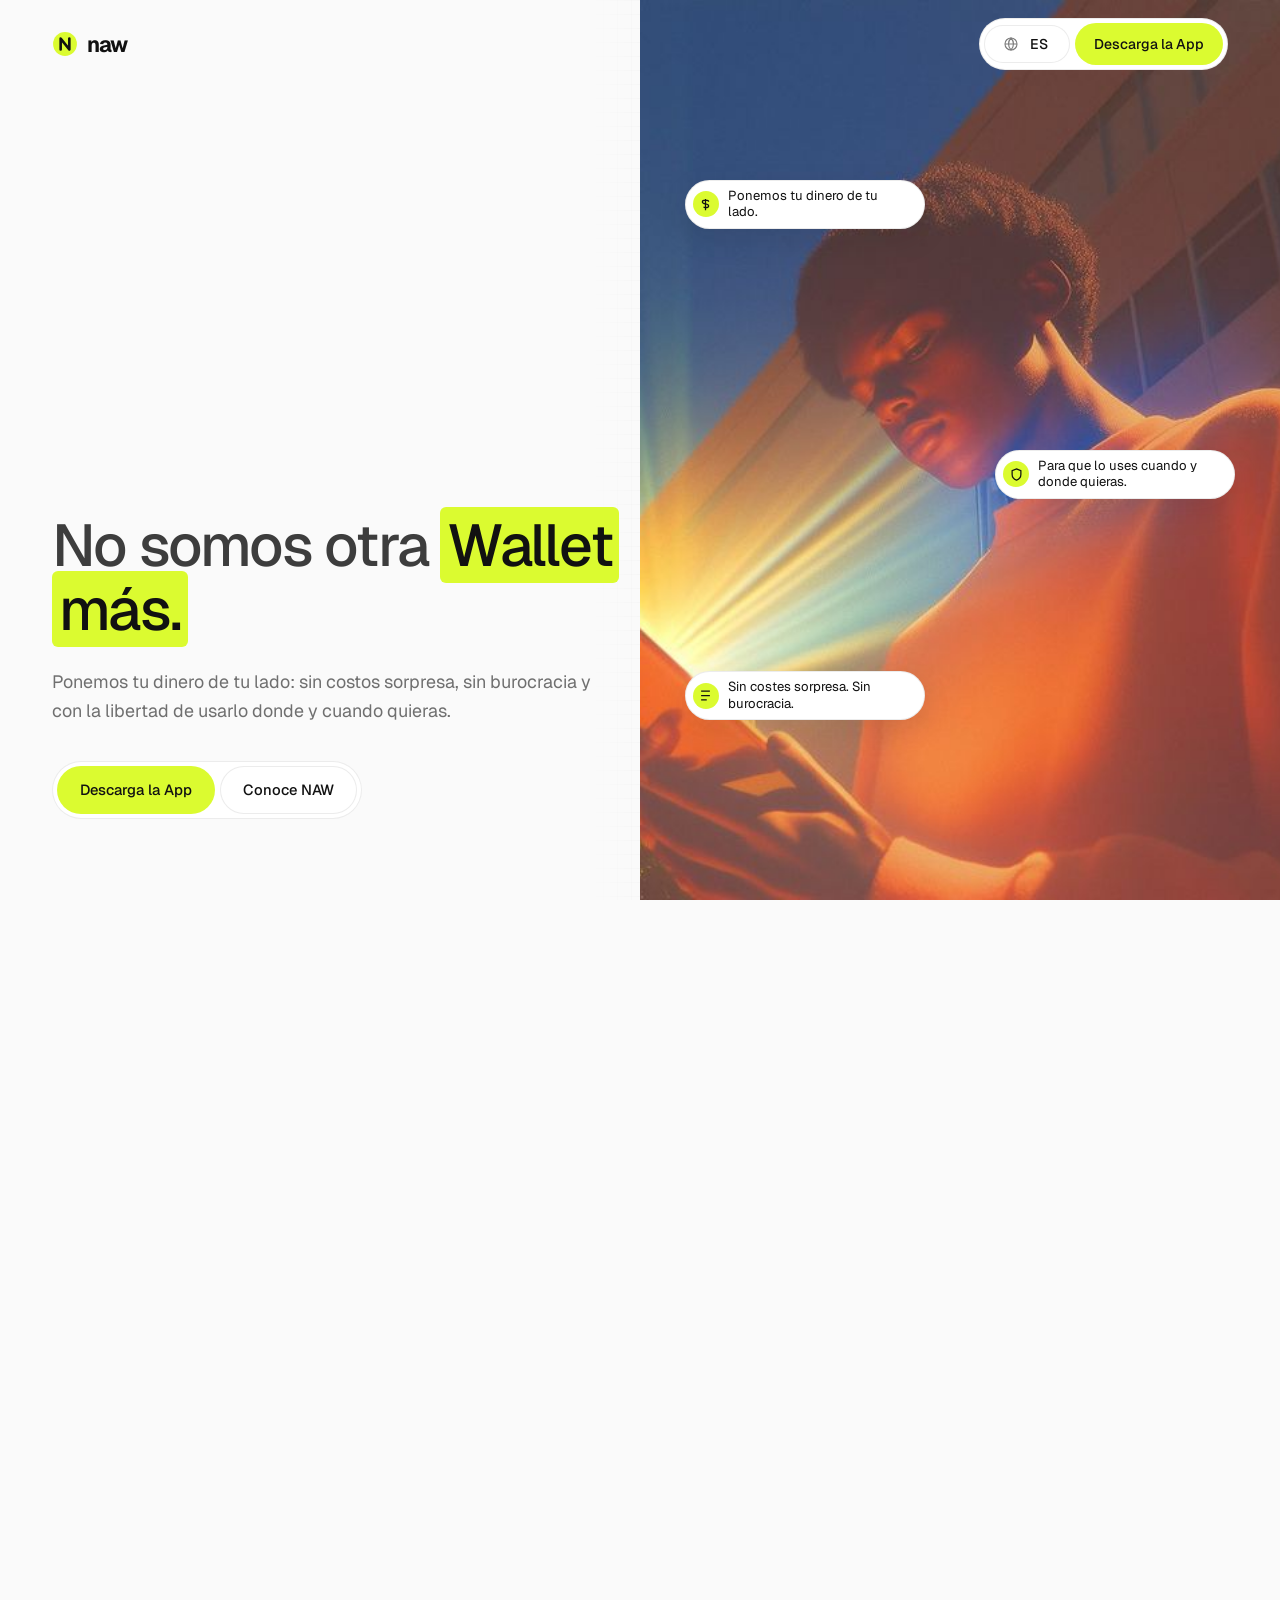
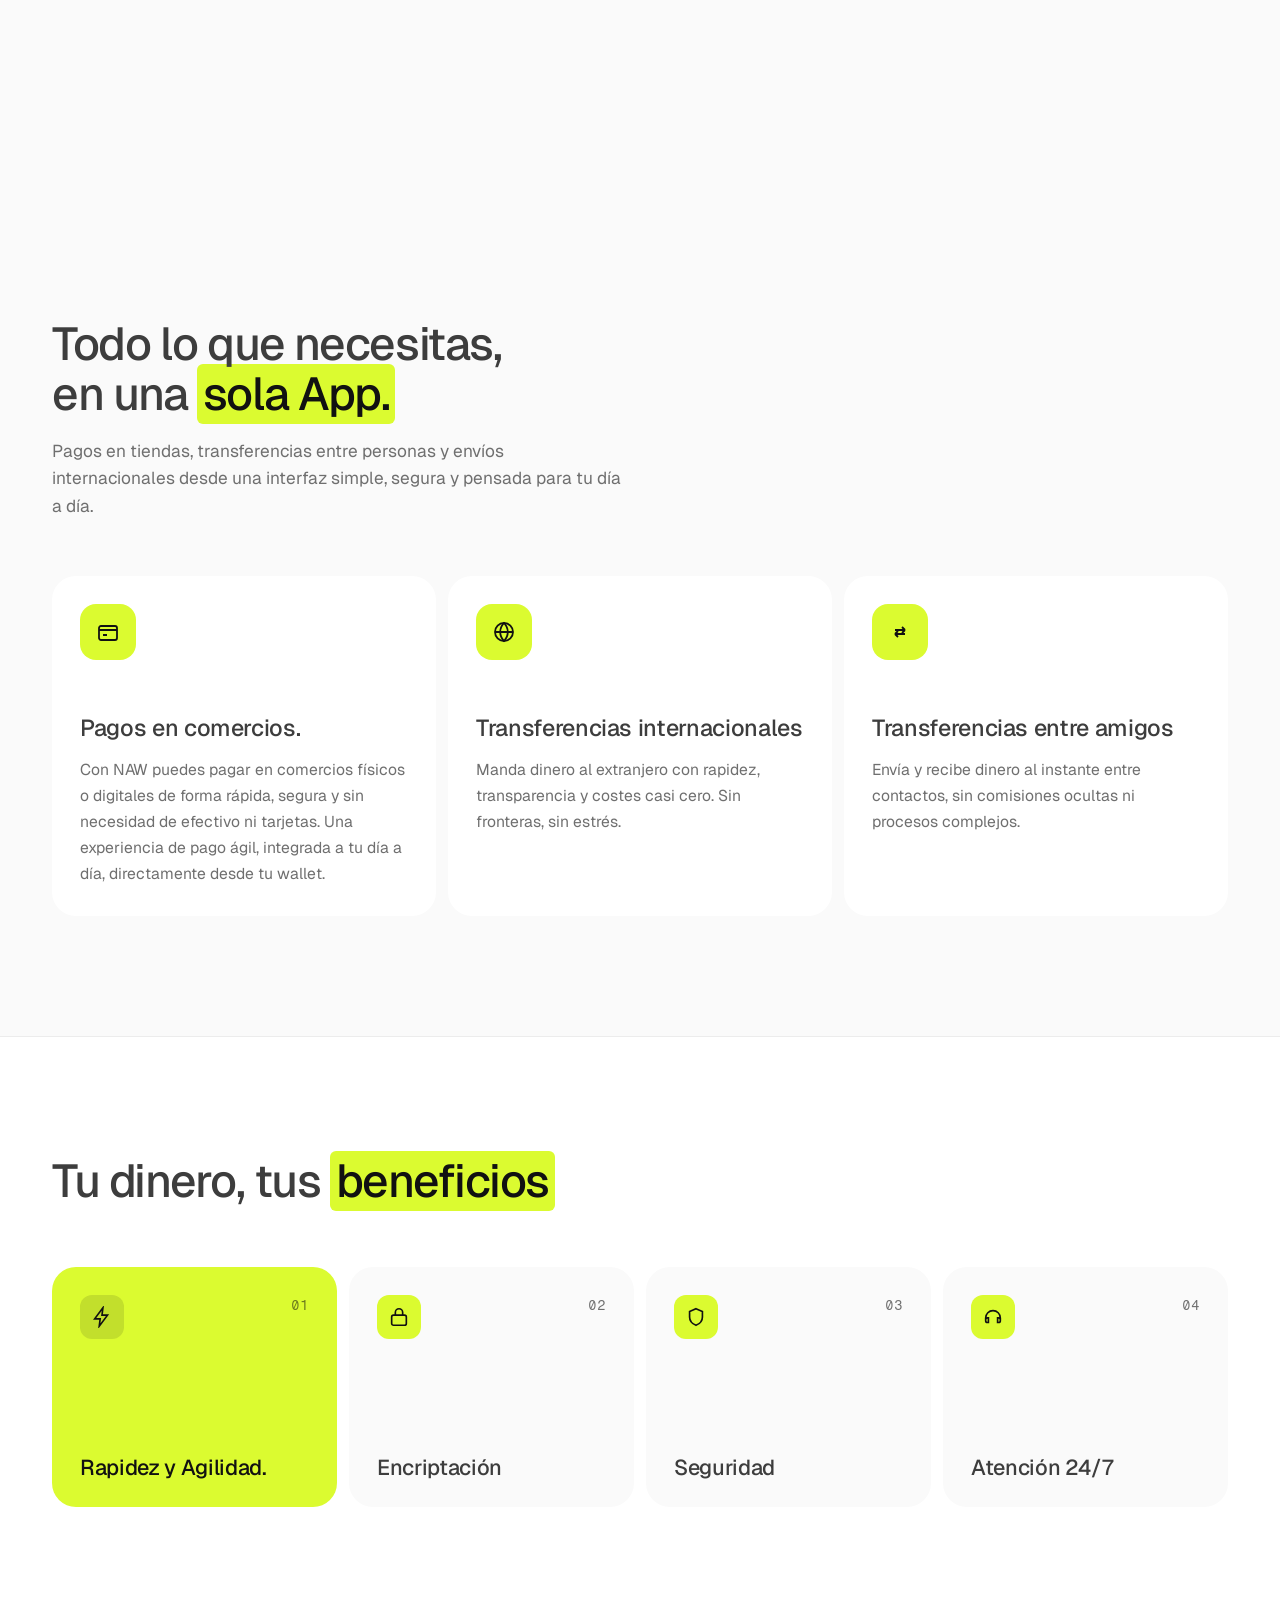
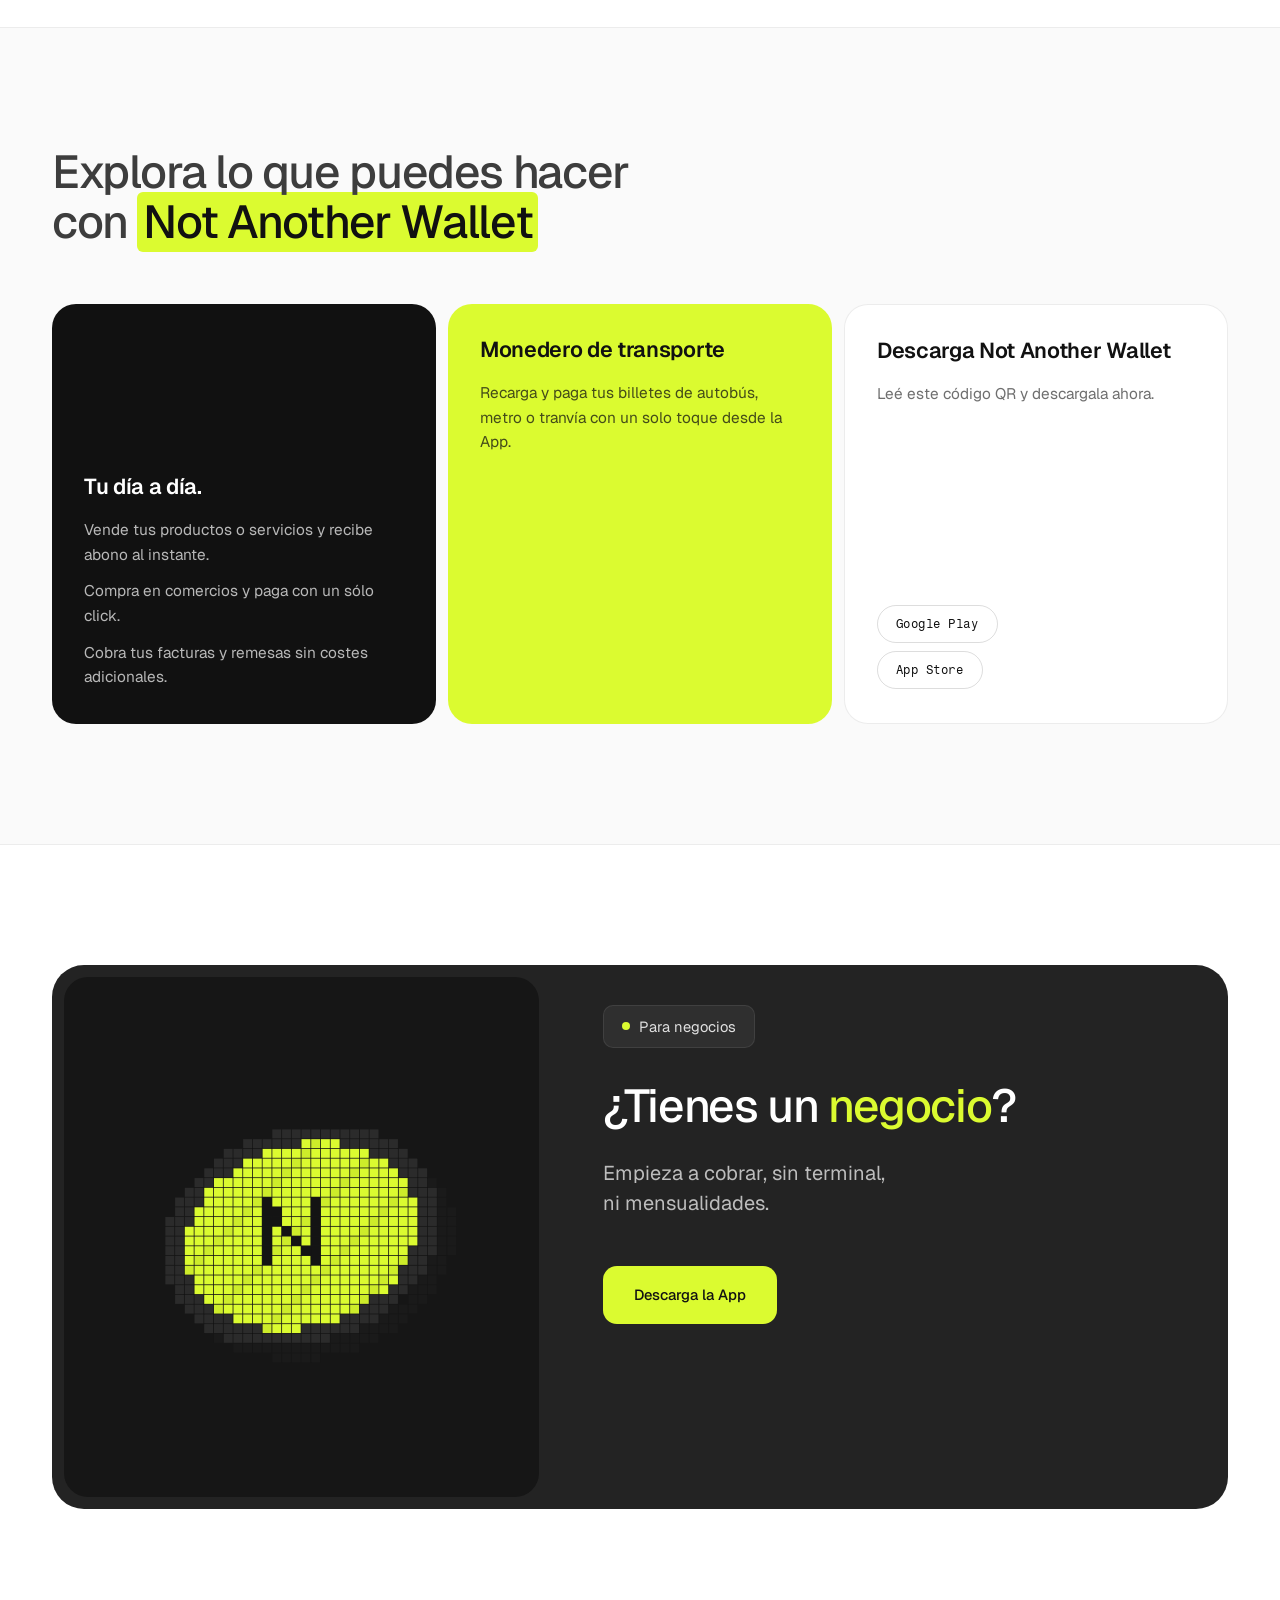
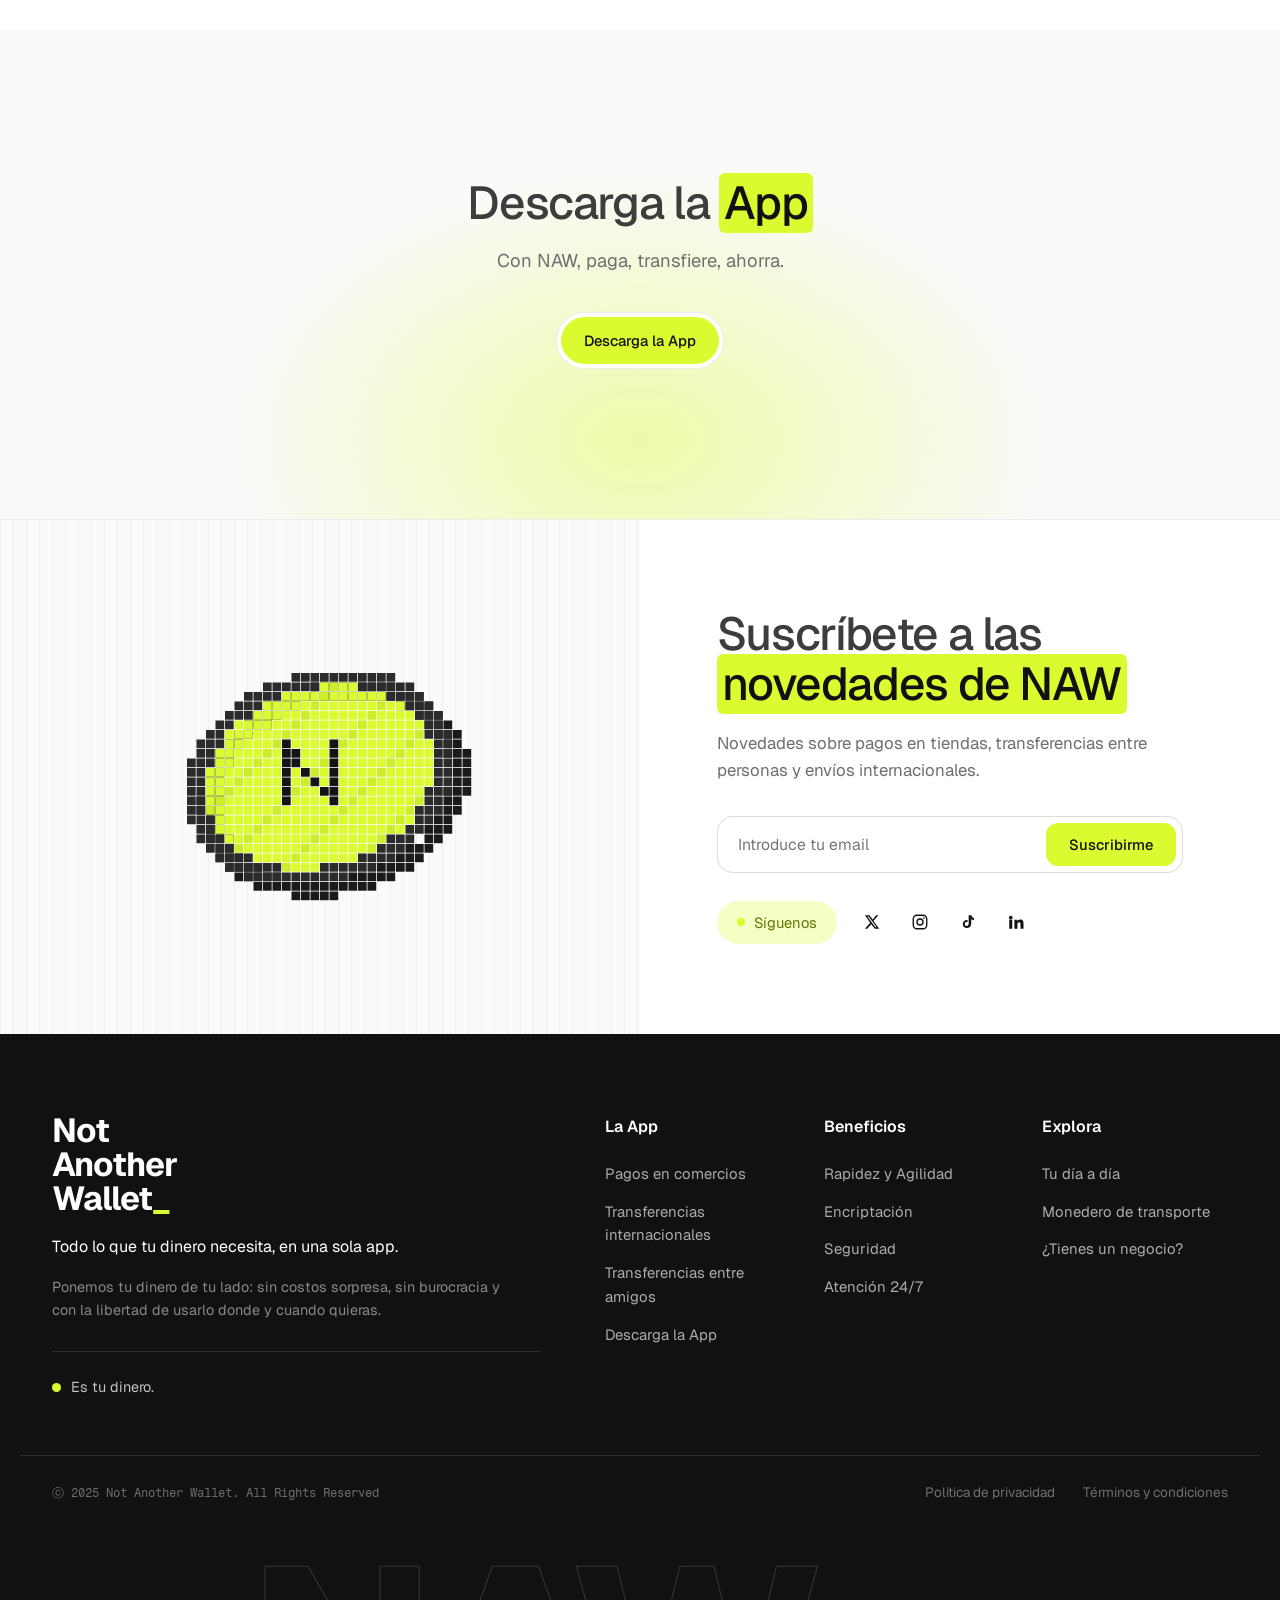
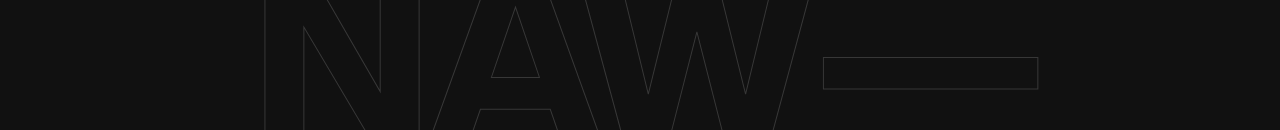
<file: v1/index.html>
<!DOCTYPE html>
<html lang="es">
<head>
<meta charset="UTF-8">
<meta name="viewport" content="width=device-width, initial-scale=1.0">
<title>Not Another Wallet.</title>
<meta name="description" content="Todo lo que tu dinero necesita, en una sola app.">
<link rel="icon" href="favicon.ico" sizes="any">
<link rel="icon" type="image/png" sizes="32x32" href="favicon-32.png">
<link rel="icon" type="image/png" sizes="16x16" href="favicon-16.png">
<link rel="apple-touch-icon" href="apple-touch-icon.png">
<link rel="preconnect" href="https://fonts.googleapis.com">
<link rel="preconnect" href="https://fonts.gstatic.com" crossorigin>
<link href="https://fonts.googleapis.com/css2?family=Geist:wght@300;400;500;600;700&family=Fragment+Mono:wght@400&display=swap" rel="stylesheet">
<link rel="stylesheet" href="styles.css">
</head>
<body>

<!-- ============ NAV ============ -->
<header class="nav" id="nav">
  <div class="nav-inner">
    <a href="#" class="nav-logo">
      <span class="logo-mark"><svg viewBox="0 0 24 24" width="26" height="26"><circle cx="12" cy="12" r="11" fill="#dbfb30"/><path d="M8 17V7l8 10V7" stroke="#111" stroke-width="2.4" fill="none" stroke-linecap="round" stroke-linejoin="round"/></svg></span>
      <span class="logo-text">naw</span>
    </a>
    <div class="nav-cta">
      <button class="btn btn-white btn-sm lang-toggle" id="langToggle" type="button" aria-label="Cambiar a inglés">
        <svg viewBox="0 0 24 24" width="16" height="16" fill="none" stroke="currentColor" stroke-width="1.7"><circle cx="12" cy="12" r="9"/><path d="M3 12h18M12 3c2.4 2.6 3.7 5.7 3.7 9S14.4 18.4 12 21c-2.4-2.6-3.7-5.7-3.7-9S9.6 5.6 12 3Z"/></svg>
        <span id="langLabel">ES</span>
      </button>
      <a href="#descarga" class="btn btn-primary btn-sm" data-en="Download the App">Descarga la App</a>
      <button class="nav-burger" id="burger" aria-label="Menú"><span></span><span></span><span></span></button>
    </div>
  </div>
  <div class="nav-mobile" id="navMobile">
    <a href="#app" data-en="The App">La App</a>
    <a href="#beneficios" data-en="Benefits">Beneficios</a>
    <a href="#explora" data-en="Explore">Explora</a>
    <a href="#negocios" data-en="Business">Negocios</a>
    <a href="#descarga" class="btn btn-primary" data-en="Download the App">Descarga la App</a>
  </div>
</header>

<!-- ============ HERO ============ -->
<div class="hero-stage" id="heroStage">
<section class="hero">
  <div class="hero-pixels" aria-hidden="true"></div>
  <div class="hero-illustration reveal" data-delay="300">
    <figure class="hero-photo">
      <img src="assets/hero.png" alt="Persona usando Not Another Wallet en su teléfono" draggable="false">
    </figure>
    <div class="hero-chips">
      <span class="chip chip-1">
        <i><svg viewBox="0 0 24 24" width="15" height="15" fill="none" stroke="currentColor" stroke-width="2"><path d="M12 3v18M17 7.5C17 5.6 14.8 5 12 5s-5 .9-5 2.8c0 4.4 10 1.9 10 6.4 0 1.9-2.2 2.8-5 2.8c-1.4 0-2.5-.5-3-1.5"/></svg></i>
        <span data-en="We put your money on your side.">Ponemos tu dinero de tu lado.</span>
      </span>
      <span class="chip chip-2">
        <i><svg viewBox="0 0 24 24" width="15" height="15" fill="none" stroke="currentColor" stroke-width="2"><path d="M12 3l7 3v6c0 4-3 7.5-7 9-4-1.5-7-5-7-9V6l7-3Z"/></svg></i>
        <span data-en="So you can use it whenever and wherever you want.">Para que lo uses cuando y donde quieras.</span>
      </span>
      <span class="chip chip-3">
        <i><svg viewBox="0 0 24 24" width="15" height="15" fill="none" stroke="currentColor" stroke-width="2"><path d="M5 5h14M5 12h14M5 19h9"/></svg></i>
        <span data-en="No surprise fees. No red tape.">Sin costes sorpresa. Sin burocracia.</span>
      </span>
    </div>
  </div>
  <div class="container hero-inner">
    <div class="hero-copy">
      <h1 class="hero-title split-words" data-en='We&#39;re not another <span class="accent">Wallet.</span>'>
        No somos otra <span class="accent">Wallet más.</span>
      </h1>
      <p class="hero-sub reveal" data-delay="350" data-en="We put your money on your side: no surprise fees, no red tape, and the freedom to use it wherever and whenever you want.">
        Ponemos tu dinero de tu lado: sin costos sorpresa, sin burocracia
        y con la libertad de usarlo donde y cuando quieras.
      </p>
      <div class="btn-group reveal" data-delay="500">
        <a href="#descarga" class="btn btn-primary" data-en="Download the App">Descarga la App</a>
        <a href="#app" class="btn btn-white" data-en="Discover NAW">Conoce NAW</a>
      </div>
    </div>
  </div>
</section>
</div>

<!-- ============ TODO EN UNA SOLA APP ============ -->
<section class="section products" id="app">
  <div class="container">
    <h2 class="split-words" data-en='Everything you need,<br>in a <span class="accent">single App.</span>'>Todo lo que necesitas,<br>en una <span class="accent">sola App.</span></h2>
    <p class="section-sub reveal" data-en="In-store payments, transfers between people and international transfers from a simple, secure interface designed for your everyday life.">Pagos en tiendas, transferencias entre personas y envíos internacionales desde una interfaz simple, segura y pensada para tu día a día.</p>
    <div class="product-grid product-grid-3">
      <article class="pcard reveal">
        <div class="pcard-head">
          <span class="pcard-icon"><svg viewBox="0 0 24 24" width="24" height="24" fill="none" stroke="currentColor" stroke-width="1.8"><rect x="3" y="6" width="18" height="14" rx="2"/><path d="M3 10h18M7 15h4"/></svg></span>
          <span class="pcard-arrow">↗</span>
        </div>
        <h3 data-en="Payments at shops.">Pagos en comercios.</h3>
        <p class="pcard-desc" data-en="With NAW you can pay at physical or digital shops quickly, securely and with no need for cash or cards. A smooth payment experience, built into your everyday life, straight from your wallet.">Con NAW puedes pagar en comercios físicos o digitales de forma rápida, segura y sin necesidad de efectivo ni tarjetas. Una experiencia de pago ágil, integrada a tu día a día, directamente desde tu wallet.</p>
      </article>
      <article class="pcard reveal" data-delay="100">
        <div class="pcard-head">
          <span class="pcard-icon"><svg viewBox="0 0 24 24" width="24" height="24" fill="none" stroke="currentColor" stroke-width="1.8"><circle cx="12" cy="12" r="9"/><path d="M3 12h18M12 3c2.5 2.6 3.8 5.7 3.8 9S14.5 18.4 12 21c-2.5-2.6-3.8-5.7-3.8-9S9.5 5.6 12 3Z"/></svg></span>
          <span class="pcard-arrow">↗</span>
        </div>
        <h3 data-en="International transfers">Transferencias internacionales</h3>
        <p class="pcard-desc" data-en="Send money abroad with speed, transparency and near-zero cost. No borders, no stress.">Manda dinero al extranjero con rapidez, transparencia y costes casi cero. Sin fronteras, sin estrés.</p>
      </article>
      <article class="pcard reveal" data-delay="200">
        <div class="pcard-head">
          <span class="pcard-icon"><svg viewBox="0 0 24 24" width="24" height="24" fill="none" stroke="currentColor" stroke-width="1.8"><path d="M7 10h10m0 0-3-3m3 3-3 3M17 14H7m0 0 3-3m-3 3 3 3"/></svg></span>
          <span class="pcard-arrow">↗</span>
        </div>
        <h3 data-en="Transfers between friends">Transferencias entre amigos</h3>
        <p class="pcard-desc" data-en="Send and receive money instantly between contacts, with no hidden fees or complicated steps.">Envía y recibe dinero al instante entre contactos, sin comisiones ocultas ni procesos complejos.</p>
      </article>
    </div>
  </div>
</section>

<!-- ============ TU DINERO, TUS BENEFICIOS ============ -->
<section class="section benefits" id="beneficios">
  <div class="container">
    <h2 class="split-words" data-en='Your money, your <span class="accent">benefits</span>'>Tu dinero, tus <span class="accent">beneficios</span></h2>
    <div class="biz-grid">
      <article class="bcard bcard-orange reveal">
        <div class="bcard-head">
          <span class="bcard-icon"><svg viewBox="0 0 24 24" width="22" height="22" fill="none" stroke="currentColor" stroke-width="1.8"><path d="M13 2 4 14h6l-1 8 9-12h-6l1-8Z"/></svg></span>
          <span class="bcard-num mono">01</span>
        </div>
        <h3 data-en="Speed and Agility.">Rapidez y Agilidad.</h3>
      </article>
      <article class="bcard reveal" data-delay="100">
        <div class="bcard-head">
          <span class="bcard-icon"><svg viewBox="0 0 24 24" width="22" height="22" fill="none" stroke="currentColor" stroke-width="1.8"><rect x="4" y="10" width="16" height="11" rx="2"/><path d="M8 10V7a4 4 0 0 1 8 0v3"/></svg></span>
          <span class="bcard-num mono">02</span>
        </div>
        <h3 data-en="Encryption">Encriptación</h3>
      </article>
      <article class="bcard reveal" data-delay="200">
        <div class="bcard-head">
          <span class="bcard-icon"><svg viewBox="0 0 24 24" width="22" height="22" fill="none" stroke="currentColor" stroke-width="1.8"><path d="M12 3l7 3v6c0 4-3 7.5-7 9-4-1.5-7-5-7-9V6l7-3Z"/></svg></span>
          <span class="bcard-num mono">03</span>
        </div>
        <h3 data-en="Security">Seguridad</h3>
      </article>
      <article class="bcard reveal" data-delay="300">
        <div class="bcard-head">
          <span class="bcard-icon"><svg viewBox="0 0 24 24" width="22" height="22" fill="none" stroke="currentColor" stroke-width="1.8"><path d="M4 13a8 8 0 0 1 16 0M4 13v3a2 2 0 0 0 2 2h1v-5H6a2 2 0 0 0-2 2Zm16 0v3a2 2 0 0 1-2 2h-1v-5h1a2 2 0 0 1 2 2Z"/></svg></span>
          <span class="bcard-num mono">04</span>
        </div>
        <h3 data-en="24/7 Support">Atención 24/7</h3>
      </article>
    </div>
  </div>
</section>

<!-- ============ EXPLORA ============ -->
<section class="section explora" id="explora">
  <div class="container">
    <h2 class="split-words" data-en='Explore what you can do<br>with <span class="accent">Not Another Wallet</span>'>Explora lo que puedes hacer<br>con <span class="accent">Not Another Wallet</span></h2>
    <div class="explora-grid">
      <article class="ecard ecard-dark reveal">
        <h3 data-en="Your everyday.">Tu día a día.</h3>
        <p data-en="Sell your products or services and get paid instantly.">Vende tus productos o servicios y recibe abono al instante.</p>
        <p data-en="Shop at stores and pay with a single click.">Compra en comercios y paga con un sólo click.</p>
        <p data-en="Collect your invoices and remittances with no extra cost.">Cobra tus facturas y remesas sin costes adicionales.</p>
      </article>
      <article class="ecard ecard-lime reveal" data-delay="120">
        <h3 data-en="Transit wallet">Monedero de transporte</h3>
        <p data-en="Top up and pay for your bus, metro or tram tickets with a single tap from the App.">Recarga y paga tus billetes de autobús, metro o tranvía con un solo toque desde la App.</p>
      </article>
      <article class="ecard ecard-qr reveal" data-delay="240">
        <h3 data-en="Download Not Another Wallet">Descarga Not Another Wallet</h3>
        <p data-en="Scan this QR code and download it now.">Leé este código QR y descargala ahora.</p>
        <div class="stores">
          <span class="store mono">Google Play</span>
          <span class="store mono">App Store</span>
        </div>
      </article>
    </div>
  </div>
</section>

<!-- ============ ¿TIENES UN NEGOCIO? ============ -->
<section class="section negocios" id="negocios">
  <div class="container">
    <div class="about-shell reveal">
      <div class="about-media">
        <img src="assets/naw-coin.svg" alt="" class="about-coin" draggable="false">
      </div>
      <div class="about-content">
        <span class="badge-pill"><i></i><span data-en="For business">Para negocios</span></span>
        <h2 class="about-title split-words" data-en='Do you run a <span class="accent">business</span>?'>¿Tienes un <span class="accent">negocio</span>?</h2>
        <p class="about-lead" data-en="Start getting paid, with no card reader<br>and no monthly fees.">Empieza a cobrar, sin terminal,<br>ni mensualidades.</p>
        <a href="#descarga" class="btn btn-primary btn-rect" data-en="Download the App">Descarga la App</a>
      </div>
    </div>
  </div>
</section>

<!-- ============ CTA ============ -->
<section class="cta" id="descarga">
  <div class="cta-glow"></div>
  <div class="container cta-inner">
    <h2 class="split-words" data-en='Download the <span class="accent">App</span>'>Descarga la <span class="accent">App</span></h2>
    <p class="cta-sub reveal" data-en="With NAW: pay, transfer, save.">Con NAW, paga, transfiere, ahorra.</p>
    <div class="btn-group reveal" data-delay="150">
      <a href="#" class="btn btn-primary" data-en="Download the App">Descarga la App</a>
    </div>
  </div>
</section>

<!-- ============ NEWSLETTER ============ -->
<section class="newsletter">
  <div class="news-visual">
    <img src="assets/naw-coin.svg" alt="" draggable="false">
  </div>
  <div class="news-content">
    <h2 class="split-words" data-en='Subscribe to <span class="accent">NAW updates</span>'>Suscríbete a las <span class="accent">novedades de NAW</span></h2>
    <p class="news-sub reveal" data-en="Updates on in-store payments, transfers between people and international transfers.">Novedades sobre pagos en tiendas, transferencias entre personas y envíos internacionales.</p>
    <form class="news-form reveal" data-delay="100" onsubmit="return false">
      <input type="email" placeholder="Introduce tu email" data-en-placeholder="Enter your email" aria-label="Email">
      <button class="btn btn-primary" type="submit" data-en="Subscribe">Suscribirme</button>
    </form>
    <div class="follow reveal" data-delay="200">
      <span class="follow-label"><i></i><span data-en="Follow us">Síguenos</span></span>
      <a href="#" aria-label="X"><svg viewBox="0 0 24 24" width="18" height="18" fill="currentColor"><path d="M17.5 3h3l-6.6 7.5L21.7 21h-6l-4.7-6.1L5.6 21h-3l7-8L2.6 3h6.1l4.3 5.6L17.5 3Zm-1 16h1.6L7.6 4.7H5.9L16.5 19Z"/></svg></a>
      <a href="#" aria-label="Instagram"><svg viewBox="0 0 24 24" width="18" height="18" fill="none" stroke="currentColor" stroke-width="1.8"><rect x="3" y="3" width="18" height="18" rx="5"/><circle cx="12" cy="12" r="4"/><circle cx="17.2" cy="6.8" r="1.1" fill="currentColor" stroke="none"/></svg></a>
      <a href="#" aria-label="TikTok"><svg viewBox="0 0 24 24" width="18" height="18" fill="currentColor"><path d="M16.5 3c.4 2 1.6 3.4 3.5 3.7v2.6c-1.3.1-2.6-.3-3.7-1v5.9c0 3.4-2.6 5.8-5.8 5.8-2.9 0-5.5-2.2-5.5-5.4 0-3.4 2.9-5.8 6.4-5.3v2.8c-.4-.1-.8-.2-1.2-.2-1.5 0-2.6 1.1-2.6 2.6s1.1 2.7 2.6 2.7c1.5 0 2.7-1.1 2.7-2.8V3h3.6Z"/></svg></a>
      <a href="#" aria-label="LinkedIn"><svg viewBox="0 0 24 24" width="18" height="18" fill="currentColor"><path d="M4.98 3.5a2.5 2.5 0 1 1 0 5 2.5 2.5 0 0 1 0-5ZM3 9h4v12H3V9Zm7 0h3.8v1.7h.05c.53-.95 1.83-1.95 3.75-1.95 4 0 4.4 2.5 4.4 5.8V21h-4v-5.6c0-1.35-.03-3.1-1.9-3.1s-2.2 1.45-2.2 2.99V21h-4V9Z"/></svg></a>
    </div>
  </div>
</section>

<!-- ============ FOOTER ============ -->
<footer class="footer">
  <div class="container footer-top">
    <div class="footer-brand">
      <p class="footer-wordmark">Not<br>Another<br>Wallet<span class="accent-underscore">_</span></p>
      <p class="footer-tagline" data-en="Everything your money needs, in a single app.">Todo lo que tu dinero necesita, en una sola app.</p>
      <p class="footer-note" data-en="We put your money on your side: no surprise fees, no red tape, and the freedom to use it wherever and whenever you want.">Ponemos tu dinero de tu lado: sin costos sorpresa, sin burocracia y con la libertad de usarlo donde y cuando quieras.</p>
      <p class="footer-status"><i></i><span data-en="It&#39;s your money.">Es tu dinero.</span></p>
    </div>
    <div class="footer-cols">
      <div class="footer-col">
        <p class="footer-head" data-en="The App">La App</p>
        <a href="#app" data-en="Payments at shops">Pagos en comercios</a>
        <a href="#app" data-en="International transfers">Transferencias internacionales</a>
        <a href="#app" data-en="Transfers between friends">Transferencias entre amigos</a>
        <a href="#descarga" data-en="Download the App">Descarga la App</a>
      </div>
      <div class="footer-col">
        <p class="footer-head" data-en="Benefits">Beneficios</p>
        <a href="#beneficios" data-en="Speed and Agility">Rapidez y Agilidad</a>
        <a href="#beneficios" data-en="Encryption">Encriptación</a>
        <a href="#beneficios" data-en="Security">Seguridad</a>
        <a href="#beneficios" data-en="24/7 Support">Atención 24/7</a>
      </div>
      <div class="footer-col">
        <p class="footer-head" data-en="Explore">Explora</p>
        <a href="#explora" data-en="Your everyday">Tu día a día</a>
        <a href="#explora" data-en="Transit wallet">Monedero de transporte</a>
        <a href="#negocios" data-en="Do you run a business?">¿Tienes un negocio?</a>
      </div>
    </div>
  </div>
  <div class="container footer-bottom">
    <p class="mono">ⓒ 2025 Not Another Wallet. All Rights Reserved</p>
    <nav class="footer-legal">
      <a href="#" data-en="Privacy Policy">Política de privacidad</a>
      <a href="#" data-en="Terms &amp; Conditions">Términos y condiciones</a>
    </nav>
  </div>
  <div class="footer-word" aria-hidden="true">NAW—</div>
</footer>

<script src="script.js"></script>
</body>
</html>
</file>
<file: v1/styles.css>
/* ============ TOKENS ============ */
:root {
  --bg: #fafafa;
  --surface: #ffffff;
  --border: rgba(17, 17, 17, 0.08);
  --border-strong: rgba(17, 17, 17, 0.14);
  --text: #111111;
  --heading: #3d3d3d;
  --text-dim: #6f6f6f;
  --accent: #dbfb30;
  --accent-dark: #c9e825;
  --accent-ink: #111111;
  --accent-text: #5f7a00;
  --accent-soft: rgba(219, 251, 48, 0.28);
  --dark: #111111;
  --dark-2: #1c1c1c;
  --font-sans: 'Geist', 'Inter', system-ui, sans-serif;
  --font-mono: 'Fragment Mono', ui-monospace, monospace;
  --ease: cubic-bezier(0.22, 1, 0.36, 1);
  --nav-h: 88px;
  --r-card: 24px;
}

* { margin: 0; padding: 0; box-sizing: border-box; }
html { scroll-behavior: smooth; }

body {
  background: var(--bg);
  color: var(--text);
  font-family: var(--font-sans);
  font-size: 16px;
  line-height: 1.6;
  -webkit-font-smoothing: antialiased;
  overflow-x: hidden;
}

::selection { background: var(--accent); color: var(--accent-ink); }

.container { max-width: 1240px; margin: 0 auto; padding: 0 32px; }
.mono { font-family: var(--font-mono); }

/* Brand accent: lime is too light for text on light surfaces, so it is used as a
   marker fill in headlines and as a darkened tone for small text. */
.accent { color: var(--accent-text); }
h1 .accent, h2 .accent {
  color: var(--accent-ink);
  background: var(--accent);
  box-decoration-break: clone;
  -webkit-box-decoration-break: clone;
  padding: 0 0.12em;
  border-radius: 6px;
}
.about-content .accent { color: var(--accent); background: transparent; padding: 0; }

h1, h2, h3 { font-weight: 500; color: var(--heading); letter-spacing: -0.03em; line-height: 1.08; }
h2 { font-size: clamp(2rem, 3.6vw, 2.9rem); }
h3 { font-size: 1.15rem; color: var(--text); letter-spacing: -0.015em; }

.eyebrow {
  font-family: var(--font-mono);
  font-size: 0.8rem;
  text-transform: uppercase;
  letter-spacing: 0.14em;
  color: var(--accent-text);
  margin-bottom: 18px;
}
.section-sub { color: var(--text-dim); font-size: 1.08rem; max-width: 52ch; margin: 18px 0 0; }

/* word-split reveal */
.split-words .w {
  display: inline-block;
  opacity: 0;
  transform: translateY(0.6em);
  transition: opacity 0.7s var(--ease), transform 0.7s var(--ease);
  transition-delay: calc(var(--wi) * 55ms);
}
.split-words.visible .w { opacity: 1; transform: translateY(0); }

/* ============ BUTTONS ============ */
.btn {
  display: inline-flex;
  align-items: center;
  justify-content: center;
  gap: 7px;
  padding: 11px 22px;
  border-radius: 999px;
  font-family: var(--font-sans);
  font-size: 0.92rem;
  font-weight: 500;
  text-decoration: none;
  cursor: pointer;
  border: 1px solid transparent;
  transition: background 0.25s, border-color 0.25s, color 0.25s;
  white-space: nowrap;
}
.btn-primary { background: var(--accent); color: var(--accent-ink); }
.btn-primary:hover { background: var(--accent-dark); }
.btn-white { background: #fff; color: var(--text); border-color: var(--border-strong); }
.btn-white:hover { border-color: rgba(17,17,17,0.3); }
.btn-sm { padding: 9px 18px; font-size: 0.88rem; }
.chev { font-size: 0.75em; line-height: 1; translate: 0 -2px; opacity: 0.6; }

/* Segmented button group (hemi hero style) */
.btn-group {
  display: inline-flex;
  gap: 5px;
  padding: 4px;
  background: #fff;
  border: 1px solid var(--border);
  border-radius: 999px;
}
.btn-group .btn-white { border-color: var(--border); }

.link-arrow {
  display: inline-flex;
  align-items: center;
  gap: 8px;
  color: var(--text);
  font-weight: 500;
  text-decoration: none;
  border-bottom: 1px solid var(--border-strong);
  padding-bottom: 3px;
  transition: color 0.25s, border-color 0.25s;
}
.link-arrow:hover { color: var(--accent-text); border-color: var(--accent-text); }
.link-arrow .arrow { transition: transform 0.3s var(--ease); }
.link-arrow:hover .arrow { transform: translateX(4px); }

/* ============ NAV ============ */
.nav {
  position: fixed;
  inset: 0 0 auto 0;
  z-index: 100;
  background: transparent;
}
.nav-inner {
  max-width: 1240px;
  margin: 0 auto;
  padding: 0 32px;
  height: var(--nav-h);
  display: flex;
  align-items: center;
  gap: 40px;
}
.nav-logo { display: flex; align-items: center; gap: 9px; text-decoration: none; color: var(--text); }
.logo-mark { display: grid; place-items: center; }
.logo-text { font-weight: 700; font-size: 1.35rem; letter-spacing: -0.04em; color: #111; }
.nav-cta {
  display: flex;
  align-items: center;
  gap: 5px;
  margin-left: auto;
  padding: 4px;
  background: #fff;
  border: 1px solid var(--border);
  border-radius: 999px;
}
.nav-cta .btn-white { border-color: var(--border); }
.lang-toggle { gap: 8px; font-variant-numeric: tabular-nums; }
.lang-toggle svg { opacity: 0.55; }
.lang-toggle #langLabel { min-width: 1.7em; text-align: center; }
.nav-burger { display: none; flex-direction: column; gap: 5px; background: none; border: 0; cursor: pointer; padding: 6px; }
.nav-burger span { width: 22px; height: 2px; background: var(--text); transition: 0.3s; }
.nav-mobile { display: none; }

/* ============ HERO ============ */
/* The stage is taller than the viewport: the hero pins while the photo
   expands to full width, then the page scrolls on. --expand is set by JS. */
.hero-stage { position: relative; height: 200svh; }
.hero {
  position: sticky;
  top: 0;
  height: 100svh;
  display: flex;
  align-items: flex-end;
  padding: calc(var(--nav-h) + 60px) 0 clamp(70px, 9vh, 120px);
  overflow: hidden;
  --expand: 0;
}
.hero-pixels {
  position: absolute;
  top: 0; right: 0; bottom: 0; left: 46%;
  background-image:
    linear-gradient(rgba(17, 17, 17, 0.05) 1px, transparent 1px),
    linear-gradient(90deg, rgba(17, 17, 17, 0.05) 1px, transparent 1px);
  background-size: 14px 14px;
  mask-image: linear-gradient(90deg, transparent, black 26%);
  -webkit-mask-image: linear-gradient(90deg, transparent, black 26%);
  pointer-events: none;
}
.hero-inner {
  position: relative;
  width: 100%;
  display: grid;
  grid-template-columns: 1fr 1fr;
  align-items: center;
  gap: 40px;
}
.hero-copy {
  position: relative;
  z-index: 2;
  opacity: clamp(0, calc(1 - var(--expand) * 2), 1);
  transform: translateX(calc(var(--expand) * -60px));
}
.hero-title {
  font-size: clamp(2.5rem, 4.6vw, 3.9rem);
  line-height: 1.1;
  margin-bottom: 26px;
  max-width: 14ch;
}
.hero-sub {
  font-size: clamp(1rem, 1.4vw, 1.12rem);
  color: var(--text-dim);
  max-width: 47ch;
  margin-bottom: 36px;
}
/* Floating pills around the coin (as on the original hero) */
.hero-chips { position: absolute; inset: 0; pointer-events: none; }
.chip {
  position: absolute;
  display: inline-flex;
  align-items: center;
  gap: 9px;
  background: #fff;
  border: 1px solid var(--border);
  border-radius: 999px;
  padding: 7px 16px 7px 7px;
  font-size: 0.82rem;
  line-height: 1.25;
  color: var(--text);
  max-width: 15rem;
  box-shadow: 0 10px 30px rgba(17, 17, 17, 0.1);
  animation: chipFloat 6s ease-in-out infinite;
}
.chip i {
  flex: none;
  width: 26px; height: 26px;
  display: grid; place-items: center;
  border-radius: 50%;
  background: var(--accent);
  color: var(--accent-ink);
}
.chip-1 { top: 20%; left: 7%; }
.chip-2 { top: 50%; right: 7%; animation-delay: -2s; }
.chip-3 { bottom: 20%; left: 7%; animation-delay: -4s; }
@keyframes chipFloat {
  0%, 100% { translate: 0 0; }
  50% { translate: 0 -10px; }
}
/* Full-bleed photo panel: right half, growing to the full viewport on scroll */
.hero-illustration {
  position: absolute;
  top: 0; right: 0; bottom: 0;
  width: calc(50% + 50% * var(--expand));
  will-change: width;
}
.hero-photo {
  position: absolute;
  inset: 0;
  overflow: hidden;
  /* Shown until assets/hero.png loads — mirrors the photo's tones. */
  background: linear-gradient(200deg, #123a86 0%, #2f5fb0 35%, #e8813a 72%, #f5a15b 100%);
  color: transparent;
}
.hero-photo img {
  width: 100%;
  height: 100%;
  object-fit: cover;
  display: block;
  user-select: none;
}
.coin {
  width: min(460px, 100%);
  animation: coinFloat 7s ease-in-out infinite;
  user-select: none;
}
@keyframes coinFloat {
  0%, 100% { transform: translateY(0) rotate(0.001deg); }
  50% { transform: translateY(-14px) rotate(0.001deg); }
}

/* ============ DARK SHELL (hemi about layout) ============ */
.section { padding: 120px 0; }
.negocios { background: var(--surface); border-top: 1px solid var(--border); }
.about-shell {
  display: grid;
  grid-template-columns: 0.9fr 1.1fr;
  gap: 64px;
  background: #232323;
  border-radius: 32px;
  padding: 12px 44px 12px 12px;
}
.about-media {
  background: #161616;
  border-radius: 24px;
  display: grid;
  place-items: center;
  min-height: 520px;
  overflow: hidden;
}
.about-coin {
  width: min(400px, 82%);
  animation: coinFloat 7s ease-in-out infinite;
  user-select: none;
}
.about-content { display: flex; flex-direction: column; align-items: flex-start; padding: 28px 12px 12px 0; }
.badge-pill {
  display: inline-flex;
  align-items: center;
  gap: 9px;
  font-size: 0.92rem;
  color: rgba(255, 255, 255, 0.85);
  background: rgba(255, 255, 255, 0.06);
  border: 1px solid rgba(255, 255, 255, 0.08);
  border-radius: 10px;
  padding: 9px 18px;
  margin-bottom: 34px;
}
.badge-pill i { width: 8px; height: 8px; border-radius: 50%; background: var(--accent); }
.about-title { color: #fff; margin-bottom: 26px; }
.about-lead { color: rgba(255, 255, 255, 0.7); font-size: 1.25rem; line-height: 1.5; margin-bottom: 48px; }
.about-cols {
  display: grid;
  grid-template-columns: 1fr 1fr;
  gap: 44px;
  margin-bottom: 56px;
}
.about-col h3 { color: #fff; font-size: 1.3rem; margin-bottom: 16px; }
.about-col p { color: rgba(255, 255, 255, 0.62); font-size: 0.95rem; line-height: 1.7; }
.btn-rect { border-radius: 14px; padding: 16px 30px; }

/* ============ PRODUCTS (hemi yield-card layout) ============ */
.product-grid { display: grid; grid-template-columns: 1fr 1fr; gap: 12px; margin-top: 56px; }
.product-grid-3 { grid-template-columns: repeat(3, 1fr); }
.pcard {
  background: var(--surface);
  border-radius: var(--r-card);
  padding: 28px;
  min-height: 340px;
  display: flex;
  flex-direction: column;
  transition: background 0.35s var(--ease);
}
.pcard:hover { background: #f2f1ee; }
.pcard-head { display: flex; align-items: flex-start; justify-content: space-between; margin-bottom: 56px; }
.pcard-icon {
  width: 56px; height: 56px;
  display: grid; place-items: center;
  border-radius: 16px;
  background: var(--accent);
  color: var(--accent-ink);
}
.pcard-arrow {
  width: 56px; height: 56px;
  display: grid; place-items: center;
  border-radius: 16px;
  background: #fff;
  font-size: 1.35rem;
  color: var(--heading);
  line-height: 1;
  opacity: 0;
  transition: opacity 0.3s var(--ease), transform 0.35s var(--ease);
}
.pcard:hover .pcard-arrow { opacity: 1; }
.pcard-arrow:hover { transform: translate(3px, -3px); }
.pcard h3 { font-size: 1.45rem; font-weight: 500; color: var(--heading); margin-bottom: 16px; }
.pcard-desc { color: var(--text-dim); font-size: 0.98rem; line-height: 1.65; max-width: 52ch; }

/* ============ STEPS ============ */
.steps-section { background: var(--surface); border-top: 1px solid var(--border); border-bottom: 1px solid var(--border); }
.steps-inner { display: grid; grid-template-columns: 1fr 1.1fr; gap: 80px; align-items: start; }
.steps-visual { position: sticky; top: calc(var(--nav-h) + 40px); }
.steps-visual h2 { max-width: 14ch; }
.steps-list { display: flex; flex-direction: column; }
.step {
  display: flex;
  gap: 28px;
  align-items: flex-start;
  padding: 34px 4px;
  border-top: 1px solid var(--border);
}
.step:hover .step-num { background: var(--accent); border-color: var(--accent); color: var(--accent-ink); }
.step-num {
  flex: none;
  width: 48px; height: 48px;
  display: grid; place-items: center;
  border: 1px solid var(--border-strong);
  color: var(--heading);
  border-radius: 50%;
  font-size: 1rem;
  transition: background 0.3s, color 0.3s, border-color 0.3s;
}
.step h3 { font-size: 1.25rem; margin-bottom: 6px; }
.step p { color: var(--text-dim); max-width: 52ch; }
.steps-ctas { display: flex; gap: 12px; padding-top: 36px; border-top: 1px solid var(--border); }

/* ============ EXPLORA (wide cards) ============ */
.explora h2 { margin-bottom: 56px; }
.explora-grid { display: grid; grid-template-columns: repeat(3, 1fr); gap: 12px; }
.ecard {
  border-radius: var(--r-card);
  padding: 34px 32px;
  min-height: 420px;
  display: flex;
  flex-direction: column;
  gap: 12px;
  transition: transform 0.45s var(--ease);
}
.ecard:hover { transform: translateY(-4px); }
.ecard h3 { font-size: 1.35rem; font-weight: 600; margin-bottom: 8px; }
.ecard p { font-size: 0.96rem; line-height: 1.6; }
.ecard-dark { background: var(--dark); color: #fff; justify-content: flex-end; }
.ecard-dark h3 { color: #fff; }
.ecard-dark p { color: rgba(255, 255, 255, 0.7); }
.ecard-lime { background: var(--accent); color: var(--accent-ink); }
.ecard-lime h3 { color: var(--accent-ink); }
.ecard-lime p { color: rgba(17, 17, 17, 0.75); }
.ecard-qr { background: var(--surface); border: 1px solid var(--border); }
.ecard-qr p { color: var(--text-dim); }
.ecard-qr .stores { display: flex; flex-direction: column; gap: 8px; margin-top: auto; align-items: flex-start; }
.store {
  font-size: 0.78rem;
  letter-spacing: 0.04em;
  color: var(--text);
  border: 1px solid var(--border-strong);
  border-radius: 999px;
  padding: 8px 18px;
}

/* ============ BENEFITS (numbered cards) ============ */
.benefits { background: var(--surface); border-top: 1px solid var(--border); border-bottom: 1px solid var(--border); }
.benefits h2 { max-width: 26ch; margin-bottom: 60px; }
.biz-grid { display: grid; grid-template-columns: repeat(4, 1fr); gap: 12px; }
.bcard {
  background: var(--bg);
  border-radius: var(--r-card);
  padding: 28px;
  min-height: 240px;
  display: flex;
  flex-direction: column;
  transition: background 0.35s var(--ease);
}
.bcard:hover { background: #f2f1ee; }
.bcard-head { display: flex; align-items: flex-start; justify-content: space-between; margin-bottom: auto; }
.bcard-icon {
  width: 44px; height: 44px;
  display: grid; place-items: center;
  border-radius: 12px;
  background: var(--accent);
  color: var(--accent-ink);
}
.bcard-num { font-size: 0.85rem; color: var(--text-dim); }
.bcard h3 { margin-top: auto; font-size: 1.35rem; font-weight: 500; color: var(--heading); }
.bcard p { color: var(--text-dim); font-size: 0.93rem; margin-top: 10px; }
.bcard-orange, .bcard-orange:hover { background: var(--accent); }
.bcard-orange h3 { color: var(--accent-ink); }
.bcard-orange p { color: rgba(17, 17, 17, 0.7); }
.bcard-orange .bcard-icon { background: rgba(17, 17, 17, 0.12); color: var(--accent-ink); }
.bcard-orange .bcard-num { color: rgba(17, 17, 17, 0.55); }
.biz-ctas { display: flex; gap: 12px; margin-top: 48px; }

/* ============ CTA ============ */
.cta { position: relative; text-align: center; padding: 150px 0; overflow: hidden; }
.cta-glow {
  position: absolute;
  left: 50%; bottom: -45%;
  width: 900px; height: 600px;
  transform: translateX(-50%);
  background: radial-gradient(ellipse at center, rgba(219, 251, 48, 0.4), transparent 65%);
  pointer-events: none;
}
.cta-inner { position: relative; z-index: 1; display: flex; flex-direction: column; align-items: center; }
.cta-sub { color: var(--text-dim); font-size: 1.15rem; margin: 18px 0 36px; }
.cta-sub strong { color: var(--text); }

/* ============ NEWSLETTER ============ */
.newsletter {
  display: grid;
  grid-template-columns: 1fr 1fr;
  align-items: center;
  border-top: 1px solid var(--border);
  background: var(--surface);
}
.news-visual {
  align-self: stretch;
  display: grid;
  place-items: center;
  padding: 90px 40px;
  background:
    repeating-linear-gradient(90deg, rgba(17, 17, 17, 0.05) 0 1px, transparent 1px 13px),
    var(--bg);
}
.news-visual img { width: min(380px, 80%); }
.news-content { padding: 90px clamp(32px, 6vw, 96px); max-width: 620px; }
.news-content h2 { margin-bottom: 20px; }
.news-sub { color: var(--text-dim); font-size: 1.05rem; max-width: 44ch; margin-bottom: 32px; }
.news-form {
  display: flex;
  gap: 8px;
  padding: 6px 6px 6px 20px;
  background: #fff;
  border: 1px solid var(--border-strong);
  border-radius: 16px;
  max-width: 30rem;
}
.news-form input {
  flex: 1;
  min-width: 0;
  border: 0;
  outline: 0;
  background: transparent;
  font-family: var(--font-sans);
  font-size: 0.98rem;
  color: var(--text);
}
.news-form .btn { border-radius: 12px; }
.follow { display: flex; align-items: center; gap: 6px; margin-top: 28px; }
.follow-label {
  display: inline-flex;
  align-items: center;
  gap: 9px;
  background: var(--accent-soft);
  color: var(--accent-text);
  border-radius: 999px;
  padding: 10px 20px;
  font-size: 0.92rem;
  margin-right: 8px;
}
.follow-label i { width: 8px; height: 8px; border-radius: 50%; background: var(--accent); }
.follow a {
  width: 42px; height: 42px;
  display: grid; place-items: center;
  border-radius: 12px;
  color: var(--text);
  transition: background 0.25s, color 0.25s;
}
.follow a:hover { background: var(--accent); color: var(--accent-ink); }

/* ============ FOOTER ============ */
.footer { background: var(--dark); color: #fff; overflow: hidden; padding-top: 80px; }
.footer-top {
  display: grid;
  grid-template-columns: 1.1fr 1.4fr;
  align-items: start;
  gap: 64px;
  padding-bottom: 56px;
}
.footer-wordmark {
  font-size: clamp(1.7rem, 2.6vw, 2.2rem);
  font-weight: 700;
  line-height: 1.02;
  letter-spacing: -0.03em;
  color: #fff;
}
.accent-underscore { color: var(--accent); }
.footer-tagline { color: #fff; font-size: 1rem; margin-top: 18px; }
.footer-note {
  color: rgba(255, 255, 255, 0.5);
  font-size: 0.9rem;
  line-height: 1.65;
  margin-top: 16px;
  max-width: 46ch;
}
.footer-status {
  display: flex;
  align-items: center;
  gap: 10px;
  margin-top: 28px;
  padding-top: 24px;
  border-top: 1px solid rgba(255, 255, 255, 0.12);
  font-size: 0.9rem;
  color: rgba(255, 255, 255, 0.75);
}
.footer-status i { width: 9px; height: 9px; border-radius: 50%; background: var(--accent); }
.footer-cols { display: grid; grid-template-columns: repeat(3, 1fr); gap: 32px; }
.footer-col { display: flex; flex-direction: column; gap: 14px; }
.footer-head { font-size: 1rem; font-weight: 600; color: #fff; margin-bottom: 8px; }
.footer-col a { color: rgba(255, 255, 255, 0.65); font-size: 0.93rem; text-decoration: none; transition: color 0.25s; }
.footer-col a:hover { color: var(--accent); }
.footer-bottom {
  display: flex;
  align-items: center;
  justify-content: space-between;
  gap: 20px;
  flex-wrap: wrap;
  border-top: 1px solid rgba(255, 255, 255, 0.12);
  padding-top: 26px;
  padding-bottom: 26px;
}
.footer-bottom p { font-size: 0.78rem; color: rgba(255, 255, 255, 0.5); }
.footer-legal { display: flex; gap: 28px; }
.footer-legal a { color: rgba(255, 255, 255, 0.75); font-size: 0.9rem; text-decoration: none; transition: color 0.25s; }
.footer-legal a:hover { color: var(--accent); }
.footer-word {
  font-size: clamp(5rem, 20vw, 17rem);
  font-weight: 700;
  letter-spacing: -0.05em;
  line-height: 0.78;
  text-align: center;
  color: transparent;
  -webkit-text-stroke: 1px rgba(255, 255, 255, 0.16);
  user-select: none;
  transform: translateY(14%);
  transition: -webkit-text-stroke-color 0.5s;
}
.footer-word:hover { -webkit-text-stroke-color: var(--accent); }
.footer-bottom p { font-size: 0.78rem; color: var(--text-dim); }
.footer-legal { display: flex; gap: 28px; }
.footer-legal a { color: var(--text-dim); font-size: 0.85rem; text-decoration: none; transition: color 0.25s; }
.footer-legal a:hover { color: var(--accent-text); }

/* ============ REVEAL ============ */
.reveal {
  opacity: 0;
  transform: translateY(28px);
  transition: opacity 0.85s var(--ease), transform 0.85s var(--ease);
  transition-delay: var(--d, 0ms);
}
.reveal.visible { opacity: 1; transform: translateY(0); }

@media (prefers-reduced-motion: reduce) {
  *, *::before, *::after { animation-duration: 0.001s !important; transition-duration: 0.001s !important; }
  .reveal, .split-words .w { opacity: 1; transform: none; }
  .hero-stage { height: auto; }
  .hero { position: static; height: auto; min-height: 100svh; }
}

/* ============ RESPONSIVE ============ */
@media (max-width: 1080px) {
  .biz-grid { grid-template-columns: repeat(2, 1fr); }
  .product-grid-3, .explora-grid { grid-template-columns: 1fr 1fr; }
  .ecard { min-height: 340px; }
}
@media (max-width: 900px) {
  .hero-stage { height: auto; }
  .hero { position: static; height: auto; min-height: 0; flex-direction: column; align-items: stretch; gap: 44px; }
  .hero-inner { grid-template-columns: 1fr; order: 1; }
  .hero-title { max-width: none; }
  .hero-pixels { left: 0; mask-image: linear-gradient(180deg, transparent 40%, black); -webkit-mask-image: linear-gradient(180deg, transparent 40%, black); }
  .hero-illustration { position: relative; width: auto; order: 2; margin: 0 32px; }
  .hero-photo { position: relative; inset: auto; aspect-ratio: 4 / 3; border-radius: 26px; }
  .coin { width: min(360px, 80%); }
  .steps-inner { grid-template-columns: 1fr; gap: 48px; }
  .steps-visual { position: static; }
  .about-shell { grid-template-columns: 1fr; gap: 24px; padding: 12px 12px 24px; }
  .about-media { min-height: 340px; }
  .about-content { padding: 8px 8px 16px; }
  .about-cols { grid-template-columns: 1fr; gap: 28px; }
  .product-grid, .product-grid-3, .explora-grid { grid-template-columns: 1fr; }
  .biz-grid { grid-template-columns: 1fr 1fr; }
  .bcard { min-height: 0; }
  .ecard { min-height: 0; }
  .footer-top { grid-template-columns: 1fr; gap: 44px; }
  .newsletter { grid-template-columns: 1fr; }
  .news-visual { padding: 56px 32px; }
  .news-content { padding: 56px 32px 72px; max-width: none; }
}
@media (max-width: 720px) {
  .nav-cta .btn:not(.lang-toggle) { display: none; }
  .nav-cta { background: transparent; border: 0; padding: 0; }
  .nav-burger { display: flex; }
  .nav-mobile {
    display: none;
    flex-direction: column;
    padding: 8px 32px 24px;
    background: rgba(250, 250, 250, 0.97);
    backdrop-filter: blur(16px);
    border-bottom: 1px solid var(--border);
  }
  .nav-mobile.open { display: flex; }
  .nav-mobile a { color: var(--text); text-decoration: none; padding: 13px 0; font-size: 1.05rem; border-bottom: 1px solid var(--border); }
  .nav-mobile a.btn { border: 0; justify-content: center; margin-top: 14px; color: #fff; }
  .section { padding: 80px 0; }
  .product-grid, .product-grid-3, .biz-grid, .explora-grid { grid-template-columns: 1fr; }
  .pcard { padding: 24px; min-height: 0; }
  .pcard-head { margin-bottom: 32px; }
  .btn-group { flex-direction: column; width: 100%; border-radius: 28px; }
  .footer-cols { grid-template-columns: 1fr 1fr; gap: 28px; }
  .news-form { flex-direction: column; border-radius: 20px; padding: 10px; }
  .news-form input { padding: 10px 12px; }
  .follow { flex-wrap: wrap; }
  .hero-chips { position: static; display: flex; flex-direction: column; gap: 10px; margin-top: 28px; }
  .chip { position: static; max-width: none; animation: none; }
  .hero-illustration { min-height: 0; }
}
</file>
